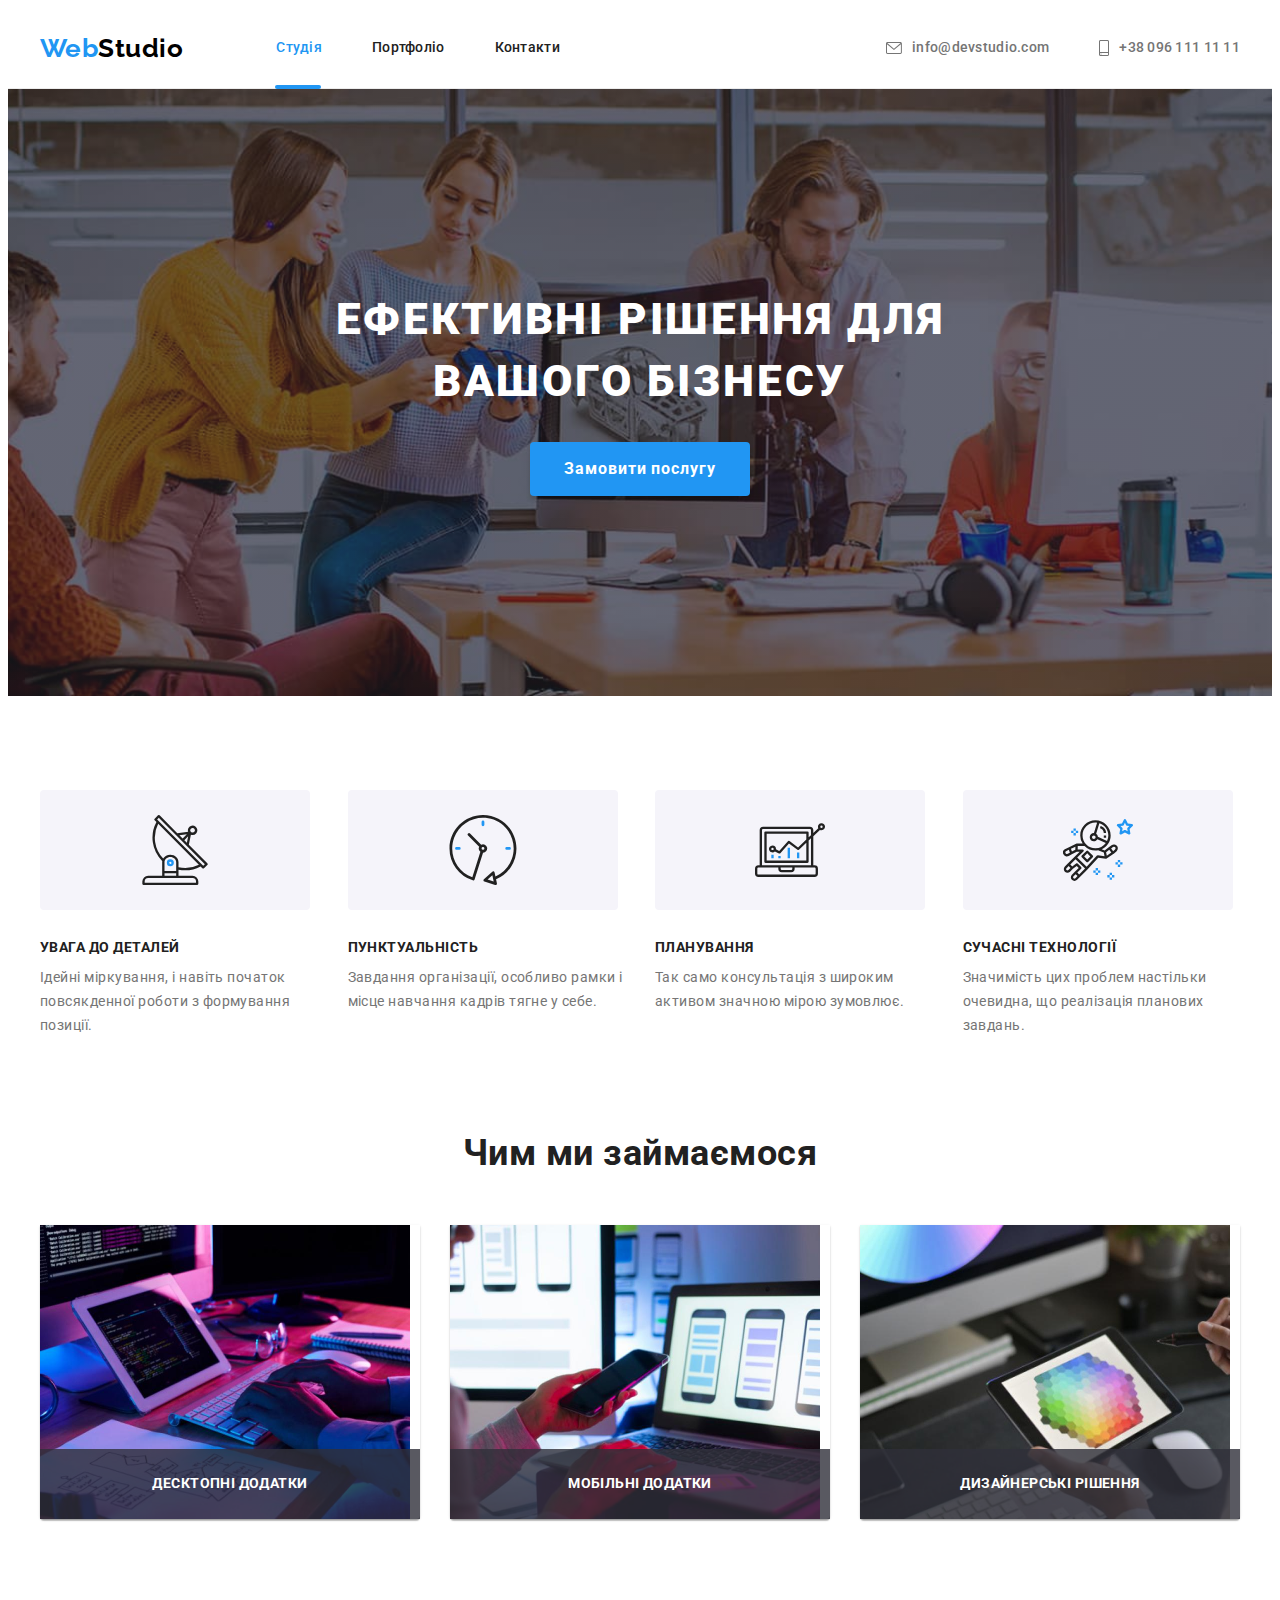
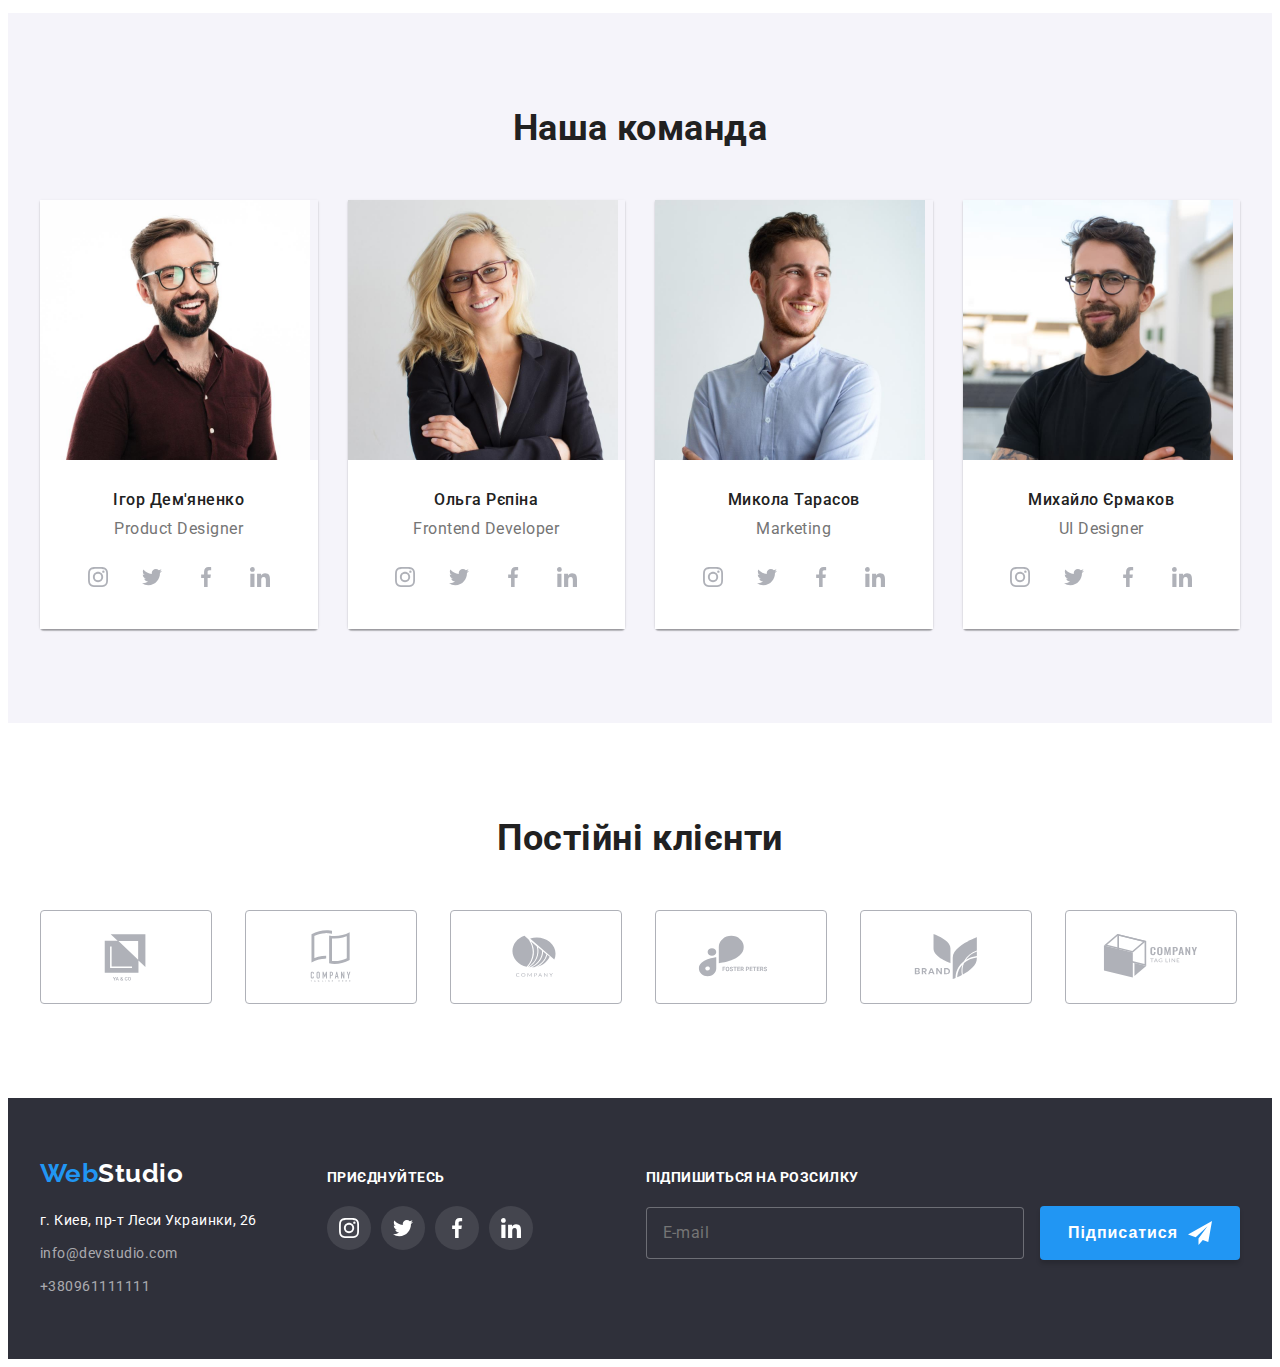
<file: index.html>
<!DOCTYPE html>
<html lang="uk">
<head>
    <meta charset="UTF-8">
    <meta http-equiv="X-UA-Compatible" content="IE=edge">
    <meta name="viewport" content="width=device-width, initial-scale=1.0">
    <title>Головна</title>
    <link rel="preconnect" href="https://fonts.googleapis.com">
    <link rel="preconnect" href="https://fonts.gstatic.com" crossorigin>
    <link href="https://fonts.googleapis.com/css2?family=Raleway:wght@700&family=Roboto:ital,wght@0,400;0,500;0,700;0,900;1,400&display=swap" rel="stylesheet">
    <link rel="stylesheet" href="https://cdnjs.cloudflare.com/ajax/libs/modern-normalize/1.1.0/modern-normalize.min.css" integrity="sha512-wpPYUAdjBVSE4KJnH1VR1HeZfpl1ub8YT/NKx4PuQ5NmX2tKuGu6U/JRp5y+Y8XG2tV+wKQpNHVUX03MfMFn9Q==" crossorigin="anonymous" referrerpolicy="no-referrer">
    <link rel="stylesheet" href="./css/main.min.css">
    

</head>
<body>
    <header class="header">
        <div class="header__container">
               <!--Навігація -->
            <nav class="navigation">
             <a href="./index.html" class="logo">Web<span class="Logo--black">Studio</span></a> 
              <ul class="navigation__list" >
                <li class="navigation__item"><a href="./index.html" class="navigation__link--current navigation__link">Студія</a></li>
                <li class="navigation__item"><a href="./portfolio.html" class="navigation__link">Портфоліо</a></li>
                <li class="navigation__item"><a href="#" class="navigation__link">Контакти</a></li>
              </ul>
            </nav>
         <!--Контакти -->
            <ul class="head-contacts list">
                <li class="head-contacts__item">
                    <a href="mailto:info@devstudio.com" class="head-contacts__link link">
                        <svg class="head-contacts__icon"  width="16" height="12"> 
                            <use href="./images/icons.svg#icon-envelope"></use>
                        </svg>
                    info@devstudio.com
                    </a>
                </li>
                <li class="head-contacts__item">
                    <a href="tel:+380961111111" class="head-contacts__link link">
                        <svg class="head-contacts__icon" width="10" height="16"> 
                            <use href="./images/icons.svg#icon-smartphone"></use>
                        </svg>
                     +38 096 111 11 11
                    </a>
                </li>
            </ul>
        </div>
    </header>
    
    <main>
        <!--Герой-->   
        <section class="hero">
                    <h1 class="hero__title">Ефективні рішення для вашого бізнесу</h1>
                    <button type="button"  class="hero__button" data-modal-open>Замовити послугу</button>
        </section>   
       
        <!--Наші переваги --> 
        <section class="features">
            <div class="features_container">
            <h2 class="section__title content__title">Наші переваги</h2>
                <ul class="feature__list list">
                    <li class="feature__item">
                        <div class="feature__icon">
                            <svg class="feature__svg" width="70" height="70">
                            <use href="./images/icons.svg#antenna"></use>
                            </svg>
                        </div>
                        <h3 class="feature__title">УВАГА ДО ДЕТАЛЕЙ</h3>
                        <p class="feature__description">Ідейні міркування, і навіть початок повсякденної роботи з формування позиції.</p>
                    </li>
                    <li class="feature__item">
                        <div class="feature__icon">
                            <svg class="icon-feature" width="70" height="70">
                            <use href="./images/icons.svg#clock"></use>
                            </svg>
                        </div>
                        <h3 class="feature__title">ПУНКТУАЛЬНІСТЬ</h3>
                        <p class="feature__description">Завдання організації, особливо рамки і місце навчання кадрів тягне у себе.</p>
                    </li>
                    <li class="feature__item">
                        <div class="feature__icon">
                            <svg class="icon-feature" width="70" height="70">
                            <use href="./images/icons.svg#diagram"></use>
                            </svg>
                        </div>
                        <h3 class="feature__title">ПЛАНУВАННЯ</h3>
                        <p class="feature__description">Так само консультація з широким активом значною мірою зумовлює.  </p>
                    </li>
                    <li class="feature__item">
                        <div class="feature__icon">
                            <svg class="icon-feature" width="70" height="70">
                            <use href="./images/icons.svg#astronaut"></use>
                            </svg>
                        </div>
                        <h3 class="feature__title">СУЧАСНІ ТЕХНОЛОГІЇ</h3>
                        <p class="feature__description">Значимість цих проблем настільки очевидна, що реалізація планових завдань.</p>
                    </li>
                </ul>
            </div>
        </section>
        <!--Чим ми займаємося-->
        <section class="work">
            <div class="work__container">
            <h2 class="work__title">Чим ми займаємося</h2>
                 <ul class="work__list list">
                    <li class="work__item">
                        <a class="work__link" href="">
                     <img src="./images/desktop_programs.jpg" alt="Laptop with code" width="370">
                        <p class="work__direction">десктопні додатки</p>
                        </a>
                    </li>
                    <li class="work__item"> 
                        <a class="work__link" href="">
                    <img src="./images/mobile_applications.jpg" alt="Phone width desktop" width="370">
                        <p class="work__direction">мобільні додатки</p>
                        </a>
                    </li>
                    <li class="work__item"> 
                        <a class="work__link" href="">
                    <img src="./images/design_solution.jpg" alt="Laptop with draw" width="370">
                        <p class="work__direction">дизайнерські рішення</p>
                        </a>
                    </li>
                </ul>
            </div>
        </section> 
        <!--Наша команда-->
        <section class="team">
            <div class="team__container">
                <h2 class="team__title">Наша команда</h2>
                  <ul class="team__list list">
                     <li class="team__item">
                        <img src="./images/igor_demjanenko.jpg" alt="Ігор Дем'яненко" width="270">
                        <div class="member">
                            <h3 class="member__title">Ігор Дем'яненко</h3>
                            <p lang="en" class="member__specialization">Product Designer</p>
                            <ul class="social-networks">
                                <li class="social-networks__item">
                                    <a href="" class="social-networks__link">
                                        <svg class="social-networks__icon" width="20" height="20">
                                            <use href="./images/icons.svg#icon-instagram"></use>
                                        </svg>
                                    </a>
                                </li>
                                <li class="team-soc-item">
                                    <a href="" class="social-networks__link">
                                        <svg class="social-networks__icon" width="20" height="20">
                                            <use href="./images/icons.svg#icon-twitter"></use>
                                        </svg>
                                    </a>
                                </li>
                                <li class="team-soc-item">
                                    <a href="" class="social-networks__link">
                                        <svg class="social-networks__icon" width="20" height="20">
                                            <use href="./images/icons.svg#icon-facebook"></use>
                                        </svg>
                                    </a>
                                </li>
                                <li class="team-soc-item">
                                    <a href="" class="social-networks__link">
                                        <svg class="social-networks__icon" width="20" height="20">
                                            <use href="./images/icons.svg#icon-linkedin"></use>
                                        </svg>
                                    </a>
                                </li>
                            </ul>
                        </div>
                     </li>
                     <li class="team__item">
                        <img src="./images/olga_repina.jpg" alt=">Ольга Рєпіна" width="270">
                        <div class="member">
                            <h3 class="member__title">Ольга Рєпіна</h3>
                            <p lang="en" class="member__specialization">Frontend Developer</p>
                            <ul class="social-networks">
                                <li class="social-networks__item">
                                    <a href="" class="social-networks__link">
                                        <svg class="social-networks__icon" width="20" height="20">
                                            <use href="./images/icons.svg#icon-instagram"></use>
                                        </svg>
                                    </a>
                                </li>
                                <li class="team-soc-item">
                                    <a href="" class="social-networks__link">
                                        <svg class="social-networks__icon" width="20" height="20">
                                            <use href="./images/icons.svg#icon-twitter"></use>
                                        </svg>
                                    </a>
                                </li>
                                <li class="team-soc-item">
                                    <a href="" class="social-networks__link">
                                        <svg class="social-networks__icon" width="20" height="20">
                                            <use href="./images/icons.svg#icon-facebook"></use>
                                        </svg>
                                    </a>
                                </li>
                                <li class="team-soc-item">
                                    <a href="" class="social-networks__link">
                                        <svg class="social-networks__icon" width="20" height="20">
                                            <use href="./images/icons.svg#icon-linkedin"></use>
                                        </svg>
                                    </a>
                                </li>
                            </ul>
                        </div>
                     </li>
                     <li class="team__item">
                        <img src="./images/mukola_tarasov.jpg" alt=">Микола Тарасов" width="270">
                        <div class="member">
                            <h3 class="member__title">Микола Тарасов</h3>
                            <p lang="en" class="member__specialization">Marketing  </p>
                            <ul class="social-networks">
                                <li class="social-networks__item">
                                    <a href="" class="social-networks__link">
                                        <svg class="social-networks__icon" width="20" height="20">
                                            <use href="./images/icons.svg#icon-instagram"></use>
                                        </svg>
                                    </a>
                                </li>
                                <li class="team-soc-item">
                                    <a href="" class="social-networks__link">
                                        <svg class="social-networks__icon" width="20" height="20">
                                            <use href="./images/icons.svg#icon-twitter"></use>
                                        </svg>
                                    </a>
                                </li>
                                <li class="team-soc-item">
                                    <a href="" class="social-networks__link">
                                        <svg class="social-networks__icon" width="20" height="20">
                                            <use href="./images/icons.svg#icon-facebook"></use>
                                        </svg>
                                    </a>
                                </li>
                                <li class="team-soc-item">
                                    <a href="" class="social-networks__link">
                                        <svg class="social-networks__icon" width="20" height="20">
                                            <use href="./images/icons.svg#icon-linkedin"></use>
                                        </svg>
                                    </a>
                                </li>
                            </ul>
                        </div>
                     </li>
                     <li class="team__item">
                        <img src="./images/muhajlo_jermakov.jpg" alt=">Михайло Єрмаков" width="270">
                        <div class="member">
                            <h3 class="member__title">Михайло Єрмаков</h3>
                            <p lang="en" class="member__specialization">UI Designer</p>
                            <ul class="social-networks">
                                <li class="social-networks__item">
                                    <a href="" class="social-networks__link">
                                        <svg class="social-networks__icon" width="20" height="20">
                                            <use href="./images/icons.svg#icon-instagram"></use>
                                        </svg>
                                    </a>
                                </li>
                                <li class="team-soc-item">
                                    <a href="" class="social-networks__link">
                                        <svg class="social-networks__icon" width="20" height="20">
                                            <use href="./images/icons.svg#icon-twitter"></use>
                                        </svg>
                                    </a>
                                </li>
                                <li class="team-soc-item">
                                    <a href="" class="social-networks__link">
                                        <svg class="social-networks__icon" width="20" height="20">
                                            <use href="./images/icons.svg#icon-facebook"></use>
                                        </svg>
                                    </a>
                                </li>
                                <li class="team-soc-item">
                                    <a href="" class="social-networks__link">
                                        <svg class="social-networks__icon" width="20" height="20">
                                            <use href="./images/icons.svg#icon-linkedin"></use>
                                        </svg>
                                    </a>
                                </li>
                            </ul>
                        </div>
                     </li>
                </ul>
            </div>
        </section>
        <!--Постійні клієнти-->
        <section class="clients">
            <div class="clients__container">
            <h2 class="clients__title">Постійні клієнти</h2>
            <ul class="clients__list list">
                <li class="client__item">
                    <a href="" class="client__link">
                        <svg class="client__icon" width="106" height="60">
                            <use href="./images/icons.svg#client1"></use>
                        </svg>
                    </a>
                </li>
                <li class="client__item">
                    <a href="" class="client__link">
                        <svg class="client__icon" width="106" height="60">
                            <use href="./images/icons.svg#client2"></use>
                        </svg>
                    </a>
                </li>
                <li class="client__item">
                    <a href="" class="client__link">
                        <svg class="client__icon" width="106" height="60">
                            <use href="./images/icons.svg#client3"></use>
                        </svg>
                    </a>
                </li>
                <li class="client__item">
                    <a href="" class="client__link">
                        <svg class="client__icon" width="106" height="60">
                            <use href="./images/icons.svg#client4"></use>
                        </svg>
                    </a>
                </li>
                <li class="client__item">
                    <a href="" class="client__link">
                        <svg class="client__icon" width="106" height="60">
                            <use href="./images/icons.svg#client5"></use>
                        </svg>
                    </a>
                </li>
                <li class="client__item">
                    <a href="" class="client__link">
                        <svg class="client__icon" width="106" height="60">
                            <use href="./images/icons.svg#client6"></use>
                        </svg>
                    </a>
                </li>
            </ul>
            </div>
        </section> 

    </main>

    <footer class="footer">
       <div class="container footer__container">
           <div class="footer__data">
                <!--Лого-->
                <a href="./index.html" class="logo">Web<span class="logo--white">Studio</span></a>  
                <!--Адреса-->
                <address>
                <!--Контакти -->
                 <ul class="footer-contacts">
                    <li class="footer-contacts__item"><a href="https://goo.gl/maps/CPtrU1FHBa2aNyZL9" target="_blank" rel="noopener noreferrer" class="footer-contacts__link map">г. Киев, пр-т Леси Украинки, 26</a></li>
                    <li class="footer-contacts__item"><a href="mailto:info@devstudio.com" class="footer-contacts__link">info@devstudio.com</a></li>
                    <li class="footer-contacts__item"><a href="tel:+380961111111" class="footer-contacts__link">+380961111111</a></li>
                 </ul>
                </address>
           </div>
           <div class="footer-social-networks">
            <p class="footer-social-networks__text">ПРИЄДНУЙТЕСЬ</p>
            <ul class="footer-social-networks__list">
                <li class="footer-social-networks__item">
                    <a href="" class="footer-social-networks__link">
                        <svg class="footer-social-networks__icon"  width="20px" height="20px">
                            <use href="./images/icons.svg#icon-instagram"></use>
                        </svg>
                    </a>
                </li>
                <li class="footer-social-networks__item">
                    <a href="" class="footer-social-networks__link">
                        <svg class="footer-social-networks__icon"  width="20px" height="20px">
                            <use href="./images/icons.svg#icon-twitter"></use>
                        </svg>
                    </a>
                </li>
                <li class="footer-social-networks__item">
                    <a href="" class="footer-social-networks__link">
                        <svg class="footer-social-networks__icon"  width="20px" height="20px">
                            <use href="./images/icons.svg#icon-facebook"></use>
                        </svg>
                    </a>
                </li>
                <li class="footer-social-networks__item">
                    <a href="" class="footer-social-networks__link">
                        <svg class="footer-social-networks__icon"  width="20px" height="20px">
                            <use href="./images/icons.svg#icon-linkedin"></use>
                        </svg>
                    </a>
                </li>
            </ul>
           </div>
           <div class="subscription">
            <p class="footer-social-networks__text">підпишиться на розсилку</p>
            <form class="subscription-form">
            <label for="subscription-mail"></label>
            <input class="subscription__input" type="email" name="mail" id="subscription-mail" placeholder="E-mail">
            <button class="subscription__button" type="submit">
                <span class="subscription__text">Підписатися
                <svg class="subscription__icon" width="24" height="24">
                <use href="./images/icons.svg#icon-send"></use>
                </svg>
                </span>
            </button>
            </form>
           </div>
       </div>
    </footer>

     <!--Модальне вікно-->

     <div class="backdrop is-hidden " data-modal>
            <div class="modal">
                <button type="button" class="modal__button-close" data-modal-close>
                    <svg class="modal__icon-close" width="18px" height="18px">
                        <use href="./images/icons.svg#close-mod-w"></use>
                    </svg>
                </button>
                
                <p class="form__text">Залиште свої дані, ми вам передзвонимо</p>
                
                <form class="form">
                    <div class="form__field">
                        <label class="form__label" for="name" >Ім'я</label>
                            <input class="form__input" type="text" name="name" id="name" autofocus>
                            <svg class="form__icon" width="18" height="18">
                                <use href="./images/icons.svg#icon-person"></use>
                            </svg>
                    </div>
                    <div class="form__field">
                        <label class="form__label" for="telephone" >Телефон</label>
                            <input class="form__input" type="tel" name="telephone" id="telephone">
                            <svg class="form__icon" width="18" height="18">
                                <use href="./images/icons.svg#icon-phone"></use>
                            </svg>
                    </div>
                    <div class="form__field">
                        <label class="form__label" for="email" >Пошта</label>
                            <input class="form__input" type="email" name="email" id="email">
                            <svg class="form__icon" width="18" height="18">
                                <use href="./images/icons.svg#icon-email"></use>
                            </svg>
                    </div>

                    <div class="form__field">
                        <label class="form__label" for="coment" >Коментар</label>
                        <textarea name="coment" id="coment" placeholder="Введіть текст"></textarea>
                    </div>
                    
                    <label class="agreement">
                        <input class="agreement__check" type="checkbox" name="agreement">
                        <span class="agreement__icon"></span>
                        <span class="agreement__text">Погоджуюся з розсилкою та приймаю <a href="" class="agreement__link">Умови договору</a></span>                    
                    </label>

                    <button class="agreement__button" type="submit">Відправити</button>

                </form>
            </div>    
    </div>

    <script src="./js/modal.js"></script>
</body>
</html>
</file>
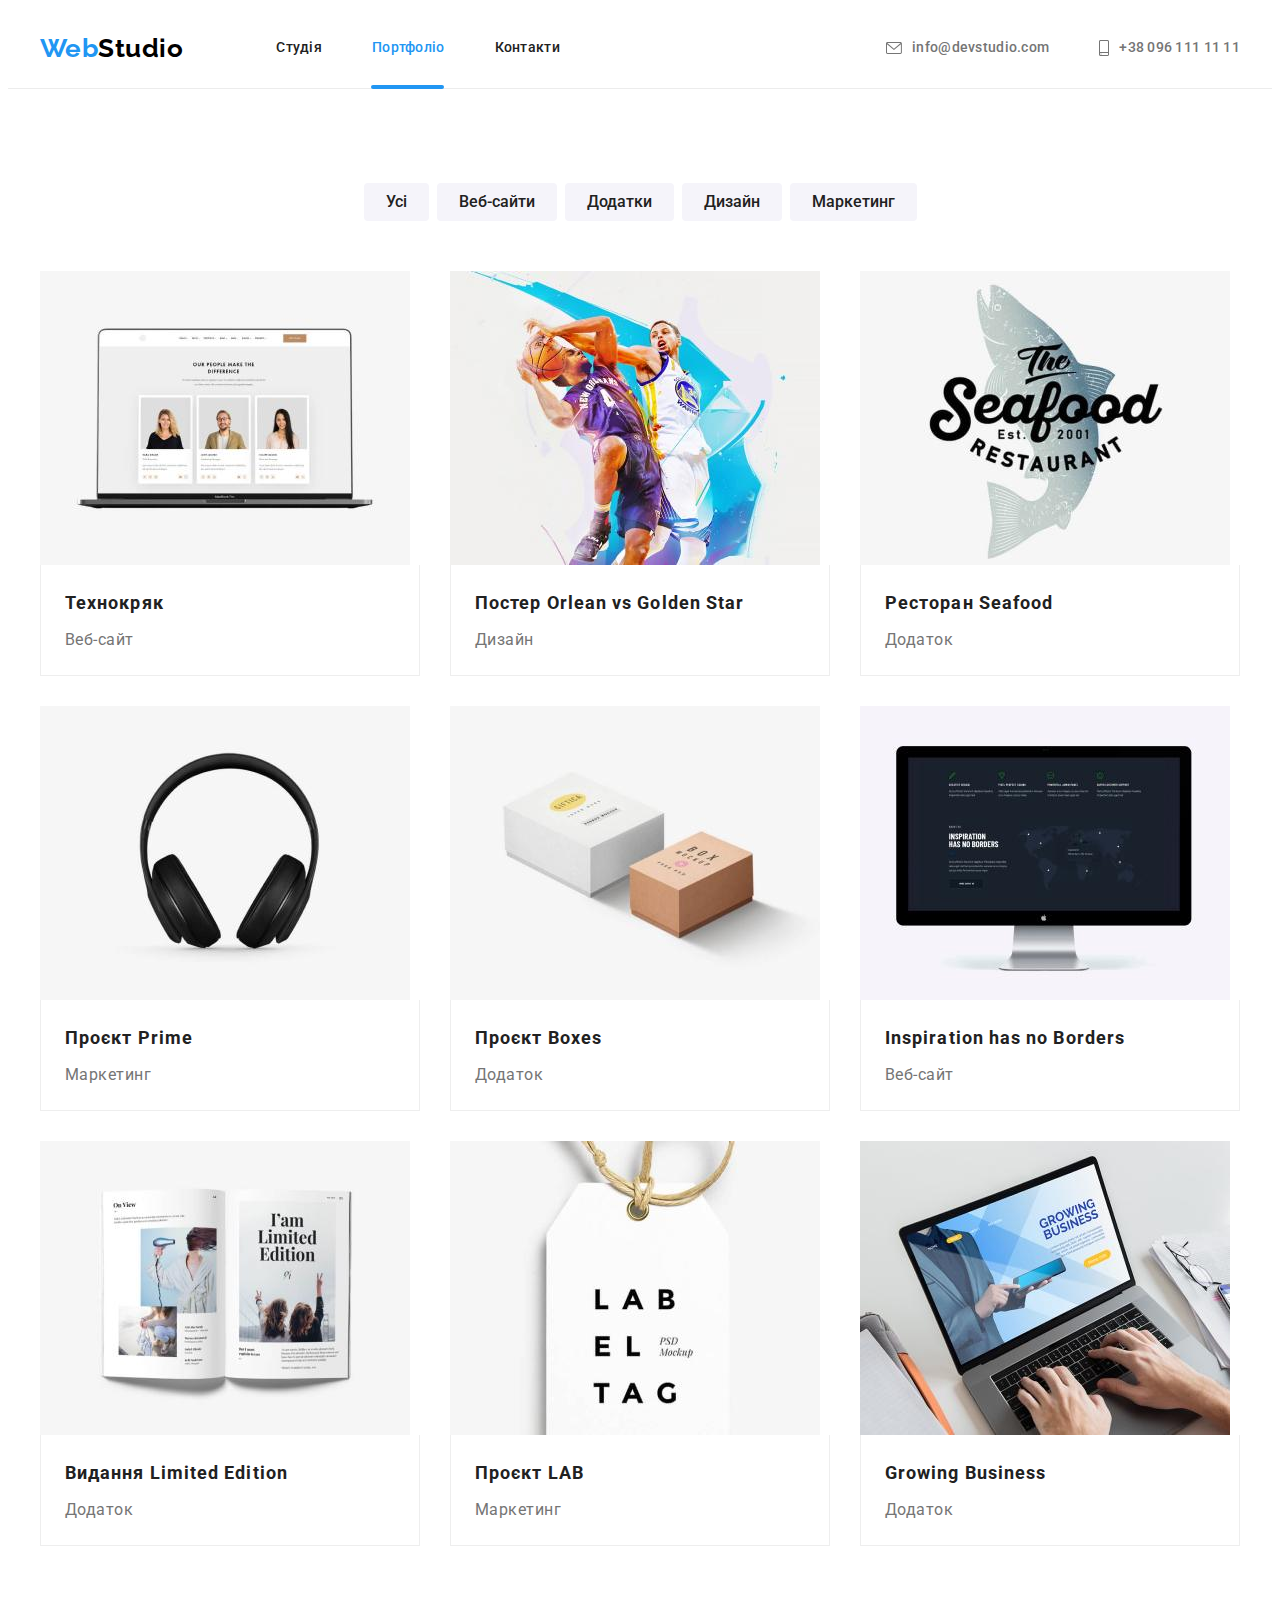
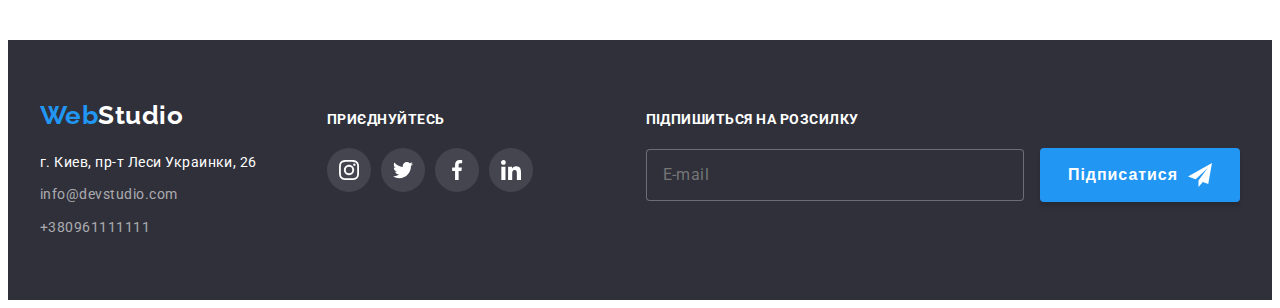
<file: portfolio.html>
<!DOCTYPE html>
<html lang="uk">
<head>
    <meta charset="UTF-8">
    <meta http-equiv="X-UA-Compatible" content="IE=edge">
    <meta name="viewport" content="width=device-width, initial-scale=1.0">
    <title>Портфоліо</title>
    <link rel="preconnect" href="https://fonts.googleapis.com">
    <link rel="preconnect" href="https://fonts.gstatic.com" crossorigin>
    <link href="https://fonts.googleapis.com/css2?family=Raleway:wght@700&family=Roboto:ital,wght@0,400;0,500;0,700;0,900;1,400&display=swap" rel="stylesheet">
    <link rel="stylesheet" href="https://cdnjs.cloudflare.com/ajax/libs/modern-normalize/1.1.0/modern-normalize.min.css" integrity="sha512-wpPYUAdjBVSE4KJnH1VR1HeZfpl1ub8YT/NKx4PuQ5NmX2tKuGu6U/JRp5y+Y8XG2tV+wKQpNHVUX03MfMFn9Q==" crossorigin="anonymous" referrerpolicy="no-referrer">
    <link rel="stylesheet" href="./css/main.min.css">
    

</head>
<body>
    <header class="header">
        <div class="header__container">
               <!--Навігація -->
            <nav class="navigation">
             <a href="./index.html" class="logo">Web<span class="Logo--black">Studio</span></a> 
              <ul class="navigation__list" >
                <li class="navigation__item"><a href="./index.html" class="navigation__link">Студія</a></li>
                <li class="navigation__item"><a href="./portfolio.html" class="navigation__link--current navigation__link">Портфоліо</a></li>
                <li class="navigation__item"><a href="#" class="navigation__link">Контакти</a></li>
              </ul>
            </nav>
         <!--Контакти -->
            <ul class="head-contacts list">
                <li class="head-contacts__item">
                    <a href="mailto:info@devstudio.com" class="head-contacts__link link">
                        <svg class="head-contacts__icon"  width="16" height="12"> 
                            <use href="./images/icons.svg#icon-envelope"></use>
                        </svg>
                    info@devstudio.com
                    </a>
                </li>
                <li class="head-contacts__item">
                    <a href="tel:+380961111111" class="head-contacts__link link">
                        <svg class="head-contacts__icon" width="10" height="16"> 
                            <use href="./images/icons.svg#icon-smartphone"></use>
                        </svg>
                     +38 096 111 11 11
                    </a>
                </li>
            </ul>
        </div>
    </header>
    
    <main>
        <section class="portfolio">
            <h1 class="portfolio__title">Портфоліо</h1>
        <!--Фільтр-->
           <div class="portfoliio__container">
                <ul class="project-filter__list list">
                    <li><button type="button" class="project-filter__button">Усі</button></li>
                    <li><button type="button" class="project-filter__button">Веб-сайти</button></li>
                    <li><button type="button" class="project-filter__button">Додатки</button></li>
                    <li><button type="button" class="project-filter__button">Дизайн</button></li>
                    <li><button type="button" class="project-filter__button">Маркетинг</button></li>
                </ul>  
                <!-- контент-->
                <ul class="project__list list">
                    <li class="project__item">
                        <a class="project__link" href= "">
                           <div class="project__thumb">
                                <img src="./images/tecnocrack.jpg" alt="лептоп з презентацією" width="370">
                                <p class="project__description">Ресурс пропонує комплексні пропозиції з різним рівнем функціоналу та сервісів. Все це дозволить відвідувачу отримати вичерпні відомості про компанію чи приватну особу.</p>
                            </div>
                            <div class="project__content">
                                <h2 class="project__title">Технокряк</h2>
                                <p class="project__type">Веб-сайт</p>
                                </div>
                        </a>
                    </li>
                    <li class="project__item">
                        <a class="project__link" href= "">
                            <div class="project__thumb">
                                <img src="./images/poster-nba.jpg" alt="Баскетболісти" width="370">
                                <p class="project__description">Ресурс пропонує комплексні пропозиції з різним рівнем функціоналу та сервісів. Все це дозволить відвідувачу отримати вичерпні відомості про компанію чи приватну особу.</p>
                            </div>
                            <div class="project__content">
                                <h2 class="project__title">Постер <span lang="en">Orlean vs Golden Star</span></h2>
                                <p class="project__type">Дизайн</p>
                            </div>
                        </a>
                    </li>
                    <li class="project__item">
                        <a class="project__link" href= "">
                            <div class="project__thumb">
                                <img src="./images/restaurant.jpg" alt="Банер ресторану" width="370">
                                <p class="project__description">Ресурс пропонує комплексні пропозиції з різним рівнем функціоналу та сервісів. Все це дозволить відвідувачу отримати вичерпні відомості про компанію чи приватну особу.</p>
                            </div>
                            <div class="project__content">
                                <h2 class="project__title">Ресторан <span lang ="en">Seafood</span></h2>
                                <p class="project__type">Додаток</p>
                            </div>
                        </a>
                    </li>
                    <li class="project__item">
                        <a class="project__link" href= "">
                            <div class="project__thumb">
                                <img src="./images/headphone.jpg" alt="Навушники" width="370">
                                <p class="project__description">Ресурс пропонує комплексні пропозиції з різним рівнем функціоналу та сервісів. Все це дозволить відвідувачу отримати вичерпні відомості про компанію чи приватну особу.</p>
                            </div>
                            <div class="project__content">
                                <h2 class="project__title">Проєкт <span lang="en">Prime</span> </h2>
                                <p class="project__type">Маркетинг</p>
                            </div>
                        </a>
                    </li>
                    <li class="project__item">
                        <a class="project__link" href= "">
                            <div class="project__thumb">
                                <img src="./images/boxes.jpg" alt="Дві коробки" width="370">
                                <p class="project__description">Ресурс пропонує комплексні пропозиції з різним рівнем функціоналу та сервісів. Все це дозволить відвідувачу отримати вичерпні відомості про компанію чи приватну особу.</p>
                            </div>
                            <div class="project__content">
                                <h2 class="project__title">Проєкт <span lang="en">Boxes</span></h2>
                                <p class="project__type">Додаток</p>
                            </div>
                        </a>
                    </li>
                    <li class="project__item">
                        <a class="project__link" href= "">
                            <div class="project__thumb">
                                <img src="./images/monitor.jpg" alt="монітор з презентацією" width="370">
                                <p class="project__description">Ресурс пропонує комплексні пропозиції з різним рівнем функціоналу та сервісів. Все це дозволить відвідувачу отримати вичерпні відомості про компанію чи приватну особу.</p>
                            </div>
                            <div class="project__content">
                                <h2 class="project__title"><span lang="en"> Inspiration has no Borders</span></h2>
                                <p class="project__type">Веб-сайт</p>
                            </div>
                        </a>
                    </li>
                    <li class="project__item">
                        <a class="project__link" href= "">
                            <div class="project__thumb">
                                <img src="./images/book.jpg" alt="Книга" width="370">
                                <p class="project__description">Ресурс пропонує комплексні пропозиції з різним рівнем функціоналу та сервісів. Все це дозволить відвідувачу отримати вичерпні відомості про компанію чи приватну особу.</p>
                            </div>
                            <div class="project__content">
                                <h2 class="project__title">Видання <span lang="en"> Limited Edition </span></h2>
                                <p class="project__type">Додаток</p>
                            </div>
                        </a>
                    </li>
                    <li class="project__item">
                        <a class="project__link" href= "">
                            <div class="project__thumb">
                                <img src="./images/label.jpg" alt="Ярлик" width="370">
                                <p class="project__description">Ресурс пропонує комплексні пропозиції з різним рівнем функціоналу та сервісів. Все це дозволить відвідувачу отримати вичерпні відомості про компанію чи приватну особу.</p>
                            </div>
                            <div class="project__content">
                                <h2 class="project__title">Проєкт <span lang="en"> LAB</span></h2>
                                <p class="project__type">Маркетинг</p>
                            </div>
                        </a>
                    </li>
                    <li class="project__item">
                        <a class="project__link " href= "">
                            <div class="project__thumb">
                                <img src="./images/laptop.jpg" alt="Лептоп" width="370">
                                <p class="project__description">Ресурс пропонує комплексні пропозиції з різним рівнем функціоналу та сервісів. Все це дозволить відвідувачу отримати вичерпні відомості про компанію чи приватну особу.</p>
                            </div>
                            <div class="project__content">
                                <h2 class="project__title"><span lang="en"> Growing Business</span></h2>
                                <p class="project__type">Додаток</p>
                            </div>
                        </a>
                    </li>
                </ul>
           </div>
        </section>
    </main>

    <footer class="footer">
        <div class="container footer__container">
            <div class="footer__data">
                 <!--Лого-->
                 <a href="./index.html" class="logo">Web<span class="logo--white">Studio</span></a>  
                 <!--Адреса-->
                 <address>
                 <!--Контакти -->
                  <ul class="footer-contacts">
                     <li class="footer-contacts__item"><a href="https://goo.gl/maps/CPtrU1FHBa2aNyZL9" target="_blank" rel="noopener noreferrer" class="footer-contacts__link map">г. Киев, пр-т Леси Украинки, 26</a></li>
                     <li class="footer-contacts__item"><a href="mailto:info@devstudio.com" class="footer-contacts__link">info@devstudio.com</a></li>
                     <li class="footer-contacts__item"><a href="tel:+380961111111" class="footer-contacts__link">+380961111111</a></li>
                  </ul>
                 </address>
            </div>
            <div class="footer-social-networks">
             <p class="footer-social-networks__text">ПРИЄДНУЙТЕСЬ</p>
             <ul class="footer-social-networks__list">
                 <li class="footer-social-networks__item">
                     <a href="" class="footer-social-networks__link">
                         <svg class="footer-social-networks__icon"  width="20px" height="20px">
                             <use href="./images/icons.svg#icon-instagram"></use>
                         </svg>
                     </a>
                 </li>
                 <li class="footer-social-networks__item">
                     <a href="" class="footer-social-networks__link">
                         <svg class="footer-social-networks__icon"  width="20px" height="20px">
                             <use href="./images/icons.svg#icon-twitter"></use>
                         </svg>
                     </a>
                 </li>
                 <li class="footer-social-networks__item">
                     <a href="" class="footer-social-networks__link">
                         <svg class="footer-social-networks__icon"  width="20px" height="20px">
                             <use href="./images/icons.svg#icon-facebook"></use>
                         </svg>
                     </a>
                 </li>
                 <li class="footer-social-networks__item">
                     <a href="" class="footer-social-networks__link">
                         <svg class="footer-social-networks__icon"  width="20px" height="20px">
                             <use href="./images/icons.svg#icon-linkedin"></use>
                         </svg>
                     </a>
                 </li>
             </ul>
            </div>
            <div class="subscription">
             <p class="footer-social-networks__text">підпишиться на розсилку</p>
             <form class="subscription-form">
             <label for="subscription-mail"></label>
             <input class="subscription__input" type="email" name="mail" id="subscription-mail" placeholder="E-mail">
             <button class="subscription__button" type="submit">
                 <span class="subscription__text">Підписатися
                 <svg class="subscription__icon" width="24" height="24">
                 <use href="./images/icons.svg#icon-send"></use>
                 </svg>
                 </span>
             </button>
             </form>
            </div>
        </div>
     </footer>
</body>
</html>
</file>
<file: css/main.min.css>
:root{--accent-color: #2196F3;--primmary-text-color: #757575;--secondary-text-color: #212121;--primary-bg-color:#F5F5F5;--secondary-bg-color:#F5F4FA;--secondary-color1: #2F303A;--secondary-color2: #000000;--secondary-color3:#FFFFFF;--decoration-color:#AFB1B8;--set-gap:30px;--set-shadow:0px 1px 3px rgba(0, 0, 0, 0.12), 0px 1px 1px rgba(0, 0, 0, 0.14), 0px 2px 1px rgba(0, 0, 0, 0.2);--timing-function: cubic-bezier(0.4, 0, 0.2, 1)}.portfoliio__container,.footer__container,.clients__container,.team__container,.work__container,.features_container,.header__container{width:1200px;padding-left:15px;padding-right:15px;margin:0 auto}.project__link,.footer-contacts__link,.head-contacts__link{text-decoration:none}.portfolio,.clients,.team,.work{padding:94px 0}.portfolio__title,.content__title{position:absolute;width:1px;height:1px;margin:-1px;border:0;padding:0;white-space:nowrap;-webkit-clip-path:inset(100%);clip-path:inset(100%);clip:rect(0 0 0 0);overflow:hidden}.clients__title,.team__title,.work__title,.features__title{margin-bottom:50px;text-align:center;color:var(--secondary-text-color);font-weight:700;font-size:36px;line-height:1.2}body{color:var(--primmary-text-color);font-family:Roboto,sans-serif;letter-spacing:.03em}p,h1,h2,h3,h4,h5,h6{margin:0}ul{margin:0;padding-left:0;list-style:none}img{display:block;max-width:100%;height:auto}.logo{font-family:Raleway,sans-serif;font-weight:700;font-size:26px;line-height:1.19;color:var(--accent-color);text-decoration:none}.Logo--black{color:var(--secondary-color2)}.logo--white{color:var(--secondary-color3)}.modal__button-close{display:flex;align-items:center;justify-content:center;position:absolute;width:30px;height:30px;top:8px;right:8px;border:1px solid rgba(0,0,0,.1);border-radius:50%;background-color:rgba(0,0,0,0);cursor:pointer}.modal__button-close:hover .modal__icon-close,.modal__button-close:focus .modal__icon-close{fill:var(--accent-color)}.agreement__button{display:block;margin-left:auto;margin-right:auto;margin-top:30px;font-family:inherit;color:var(--secondary-color3);min-width:200px;min-height:50px;background-color:var(--accent-color);box-shadow:0px 4px 4px rgba(0,0,0,.15);border-color:rgba(0,0,0,0);border-radius:4px;font-weight:700;font-size:16px;line-height:1.87;align-items:center;text-align:center;letter-spacing:.06em;cursor:pointer;transition:backround-color 250ms var(--timing-function)}.agreement__button:hover,.agreement__button:focus{background-color:#188ce8}.subscription__button{padding-top:10px;padding-bottom:10px;margin-left:auto;margin-right:auto;border-radius:4px;min-width:200px;font-weight:700;font-size:16px;line-height:30px;align-items:center;justify-content:center;letter-spacing:.06em;border-color:rgba(0,0,0,0);background-color:var(--accent-color);color:var(--secondary-color3);cursor:pointer;box-shadow:0px 4px 4px rgba(0,0,0,.15)}.project-filter__button{padding-top:6px;padding-right:22px;padding-bottom:6px;padding-left:22px;font-family:inherit;background-color:var(--secondary-bg-color);border-radius:4px;font-weight:500;font-size:16px;line-height:1.62;color:var(--secondary-text-color);border:none;transition:background-color 250ms var(--timing-function),color 250ms var(--timing-function),box-shadow 250ms var(--timing-function)}.project-filter__button:hover,.project-filter__button:focus{color:var(--secondary-color3);background:var(--accent-color);box-shadow:0px 3px 1px rgba(0,0,0,.1),0px 1px 2px rgba(0,0,0,.08),0px 2px 2px rgba(0,0,0,.12)}.project-filter__button:hover{cursor:pointer}.backdrop{position:fixed;top:0;left:0;width:100%;height:100%;background-color:rgba(0,0,0,.2);opacity:1;transition:opacity 250ms var(--timing-function),visibility 250ms var(--timing-function)}.backdrop.is-hidden .modal{transform:translate(-50%, -50%) scale(5) rotate(-360deg)}.is-hidden{opacity:0;visibility:hidden;pointer-events:none}.modal{position:absolute;top:50%;left:50%;padding:40px;opacity:1;transform:translate(-50%, -50%) scale(1) rotate(360deg);transition:transform 250ms var(--timing-function),opacity 250ms var(--timing-function);width:528px;min-height:581px;background-color:var(--secondary-color3);box-shadow:var(--set-shadow);border-radius:4px}.form{margin-left:auto;margin-right:auto}.form__text{margin-bottom:12px;font-family:"Roboto";font-style:normal;font-weight:700;font-size:20px;line-height:1.15;text-align:center;letter-spacing:.03em;color:var(--secondary-text-color)}.form__field{position:relative;margin-bottom:10px}.form__label{display:flex;align-items:center;height:14px;margin-bottom:4px;font-family:"Roboto";font-style:normal;font-weight:400;font-size:12px;line-height:1.16;letter-spacing:.01em;color:var(--primmary-text-color)}.form__input{height:40px;width:100%;padding-left:42px;border:1px solid rgba(33,33,33,.2);border-radius:4px;cursor:pointer;transition:border 250ms var(--timing-function)}.form__input:hover,.form__input:focus{border:1px solid var(--accent-color)}.form__input:focus+.form__icon,.form__input:hover+.form__icon{fill:var(--accent-color)}.form__icon{position:absolute;top:50%;left:15px;transition:fiil 250ms var(--timing-function)}.form__icon:hover,.form__icon:focus{fill:var(--accent-color)}textarea{margin-left:auto;margin-right:auto;padding-top:12px;padding-left:16px;padding-right:16px;padding-bottom:12px;resize:none;width:448px;height:120px;font-weight:400;font-size:12px;line-height:1.16;letter-spacing:.01em;color:rgba(117,117,117,.5);border:1px solid rgba(33,33,33,.2);border-radius:4px;cursor:pointer;fill:currentColor;transition:border 250ms var(--timing-function)}textarea:hover,textarea:focus{border:1px solid var(--accent-color)}.agreement{display:flex;align-items:center;justify-content:center;margin-top:20px;font-weight:400;font-size:14px;line-height:1.71;letter-spacing:.03em;color:var(--primmary-text-color)}.agreement__text{font-family:"Roboto";font-weight:400;font-size:14px;line-height:1.71;letter-spacing:.03em}.agreement__check{-webkit-appearance:none;-moz-appearance:none;appearance:none;position:absolute;width:1px;height:1px;margin:-1px;border:0;padding:0;clip:rect(0 0 0 0);overflow:hidden}.agreement__check:checked+.agreement__icon{border-color:var(--accent-color);background-color:var(--accent-color);background-image:url(../images/check-icon.svg);background-size:contain;background-origin:border-box}.agreement__icon{display:inline-block;width:16px;height:15px;margin-right:7px;margin-left:14px;border:2px solid var(--secondary-text-color);border-radius:2px;transition:background-color 250ms cubic-bezier(0.4, 0, 0.2, 1)}.agreement__link{color:var(--accent-color)}.social-networks{display:flex;gap:10px;margin-top:16px;align-items:center;justify-content:center;list-style:none}.social-networks__link{display:flex;align-items:center;justify-content:center;gap:10px;width:44px;height:44px;border-radius:50%;transition:background-color 250ms var(--timing-function)}.social-networks__link:hover,.social-networks__link:focus{background-color:var(--accent-color)}.social-networks__link:hover .social-networks__icon,.social-networks__link:focus .social-networks__icon{fill:var(--secondary-color3)}.social-networks__icon{fill:var(--decoration-color);transition:fill 250ms var(--timing-function)}.footer-social-networks{margin-left:70px}.footer-social-networks__text{font-weight:700;font-size:14px;line-height:1.14;text-transform:uppercase;color:var(--secondary-color3)}.footer-social-networks__list{display:flex;gap:10px;margin-top:20px;align-items:center;justify-content:center;list-style:none}.footer-social-networks__link{display:flex;align-items:center;justify-content:center;gap:10px;width:44px;height:44px;border-radius:50%;background-color:rgba(255,255,255,.1);transition:background-color 250ms var(--timing-function)}.footer-social-networks__link:hover,.footer-social-networks__link:focus{background-color:var(--accent-color)}.footer-social-networks__icon{fill:var(--secondary-color3)}.header{background-color:var(--secondary-color3);border-bottom:1px solid #ececec}.header__container{display:flex;align-items:center}.navigation,.navigation__list{display:flex;align-items:center}.navigation__list{margin-left:93px}.navigation__item:not(:first-child){margin-left:50px}.navigation__link--current::after{content:"";position:absolute;display:block;left:0;bottom:0;margin:-1px;width:100%;height:4px;border-radius:2px;background-color:var(--accent-color)}.navigation__link{display:block;text-decoration:none;padding-top:32px;padding-bottom:32px;color:var(--secondary-text-color);font-weight:500;font-size:14px;line-height:1.14;letter-spacing:.02em;transition:color 250ms var(--timing-function)}.navigation__link:hover,.navigation__link:focus{color:var(--accent-color)}.navigation__item{position:relative}.navigation__item .navigation__link--current{color:var(--accent-color)}.head-contacts{display:flex;margin-left:auto}.head-contacts__item:not(:first-child){margin-left:50px}.head-contacts__link{display:flex;align-items:center;justify-content:center;color:var(--primmary-text-color);transition:color 250ms var(--timing-function),fill 250ms cubic-bezier(0.4, 0, 0.2, 1);font-weight:500;font-size:14px;line-height:1.14;letter-spacing:.02em}.head-contacts__link:hover,.head-contacts__link:focus{color:var(--accent-color);fill:var(--accent-color)}.head-contacts__icon{margin-right:10px;fill:currentColor}.hero{max-width:1600px;padding-top:200px;padding-bottom:200px;margin-left:auto;margin-right:auto;background-image:linear-gradient(to right, rgba(47, 48, 58, 0.4), rgba(47, 48, 58, 0.4)),url(../images/hero-img.jpg);background-size:cover;background-repeat:no-repeat;background-position:center;text-align:center}.hero__title{margin-left:auto;margin-right:auto;max-width:696px;height:auto;font-weight:900;font-size:44px;line-height:1.4;text-align:center;letter-spacing:.06em;text-transform:uppercase;color:var(--secondary-color3)}.hero__button{margin-top:30px;display:inline-block;padding:10px 32px;font-family:inherit;color:var(--secondary-color3);min-width:216px;min-height:50px;background:var(--accent-color);box-shadow:0px 4px 4px rgba(0,0,0,.15);border-radius:4px;font-weight:700;font-size:16px;line-height:1.87;letter-spacing:.06em;border-color:rgba(0,0,0,0)}.button-hero:hover{cursor:pointer}.features{padding-top:94px;padding-bottom:0px}.feature__list{display:flex;flex-wrap:wrap;margin-left:calc(-1*var(--set-gap));margin-top:calc(-1*var(--set-gap))}.feature__list .feature__item{position:relative;flex-basis:calc(25% - var(--set-gap));margin-left:var(--set-gap);margin-top:var(--set-gap)}.feature__icon{display:flex;width:270px;height:120px;border-radius:4px;align-items:center;justify-content:center;margin-bottom:30px;background-color:var(--secondary-bg-color)}.feature__title{font-weight:700;font-size:14px;line-height:1.14;color:var(--secondary-text-color)}.feature__description{margin-top:10px;font-weight:400;font-size:14px;line-height:1.71;color:var(--primmary-text-color)}.work__list{display:flex;flex-wrap:wrap;margin-left:calc(-1*var(--set-gap));margin-top:calc(-1*var(--set-gap))}.work__item{position:relative;flex-basis:calc(33.3333333333% - var(--set-gap));margin-left:var(--set-gap);margin-top:var(--set-gap);border-radius:0px 0px 4px 4px;box-shadow:var(--set-shadow)}.work__link{display:flex;position:relative}.work__direction{display:flex;align-items:center;justify-content:center;position:absolute;left:0;bottom:0;width:100%;height:70px;font-family:"Roboto";font-style:normal;font-weight:700;font-size:14px;line-height:1.14;letter-spacing:.03em;text-transform:uppercase;color:var(--secondary-color3);background:rgba(47,48,58,.8)}.team{background-color:var(--secondary-bg-color)}.team__list{display:flex;flex-wrap:wrap;margin-left:calc(-1*var(--set-gap));margin-top:calc(-1*var(--set-gap))}.team__item{flex-basis:calc(25% - var(--set-gap));margin-left:var(--set-gap);margin-top:var(--set-gap);text-align:center;border-radius:0px 0px 4px 4px;box-shadow:var(--set-shadow)}.member__title{font-weight:500;font-size:16px;line-height:1.2;color:var(--secondary-text-color)}.member{padding-top:30px;padding-bottom:30px;background-color:var(--secondary-color3)}.member__specialization{margin-top:10px;font-weight:400;font-size:16px;line-height:1.2;color:var(--primmary-text-color)}.clients__list{display:flex;flex-wrap:wrap;align-items:center;justify-content:center;margin-left:calc(-1*var(--set-gap));margin-top:calc(-1*var(--set-gap))}.client__item{flex-basis:calc(16.6666666667% - var(--set-gap));margin-left:var(--set-gap);margin-top:var(--set-gap);text-align:center}.client__link{display:flex;align-items:center;justify-content:center;width:170px;height:92px;color:var(--decoration-color);border:1px solid var(--decoration-color);border-radius:4px;transition:color 250ms var(--timing-function)}.client__link:hover,.client__link:focus{color:var(--accent-color);border:1px solid var(--accent-color)}.client__icon{fill:currentColor}.footer{padding-top:60px;padding-bottom:60px;background-color:var(--secondary-color1)}.footer__container{display:flex;align-items:baseline}.footer-contacts__item{margin-top:9px}.footer-contacts__item>.map{color:var(--secondary-color3)}.footer-contacts{margin-top:20px}.footer-contacts__item:not(:first-child){margin-top:9px}.footer-contacts__link{font-style:normal;font-size:14px;line-height:1.71;color:rgba(255,255,255,.6);transition:color 250ms var(--timing-function)}.footer-contacts__link:hover,.footer-contacts__link:focus{color:var(--accent-color)}.subscription{display:block;margin-left:auto;justify-content:center}.subscription-form{margin-top:20px}.subscription__input{margin-right:12px;width:358px;padding-left:16px;padding-top:15px;padding-bottom:15px;border:1px solid rgba(255,255,255,.3);border-radius:4px;background-color:var(--secondary-color1);font-family:"Roboto";font-weight:400;font-size:16px;line-height:1.25;letter-spacing:.03em;color:rgba(255,255,255,.6)}.subscription__text{display:flex;align-items:center;justify-content:center}.subscription__icon{margin-left:10px}.portfolio{background-color:var(--secondary-color3)}.project-filter__list{display:flex;justify-content:center;margin-bottom:50px}.project-filter__list>li:not(:first-child){margin-left:8px}.project__list{display:flex;flex-wrap:wrap;margin-left:calc(-1*var(--set-gap));margin-top:calc(-1*var(--set-gap))}.project__item{flex-basis:calc(33.3333333333% - var(--set-gap));margin-left:var(--set-gap);margin-top:var(--set-gap)}.project__thumb{display:block;position:relative;overflow:hidden}.project__thumb::before{display:inline-block;content:"";position:absolute;top:0;left:0;width:100%;height:100%;background:rgba(33,150,243,.9);transform:translateY(100%);transition:transform 250ms var(--timing-function)}.project__description{display:block;position:absolute;top:50%;left:50%;transform:translate(-50%, 150%);transition:transform 250ms var(--timing-function);width:100%;overflow:auto;padding-left:24px;padding-right:24px;font-family:"Roboto";font-style:normal;font-weight:400;font-size:18px;line-height:1.55;letter-spacing:.03em;color:var(--secondary-color3)}.project__content{border-left:1px solid #eee;border-bottom:1px solid #eee;border-right:1px solid #eee;padding-top:20px;padding-right:24px;padding-bottom:20px;padding-left:24px}.project__title{font-weight:700;font-size:18px;line-height:2;color:var(--secondary-text-color);letter-spacing:.06em}.project__type{margin-top:4px;font-size:16px;line-height:1.87;color:var(--primmary-text-color)}.project__link{display:block;position:relative;text-decoration:none;transition:box-shadow 250ms var(--timing-function)}.project__link:hover,.project__link:focus{box-shadow:0px 1px 1px rgba(0,0,0,.12),0px 4px 4px rgba(0,0,0,.06),1px 4px 6px rgba(0,0,0,.16)}.project__link:hover .project__thumb::before{transform:translateY(0)}.project__link:hover .project__description{transform:translate(-50%, -50%)}/*# sourceMappingURL=main.min.css.map */
</file>
